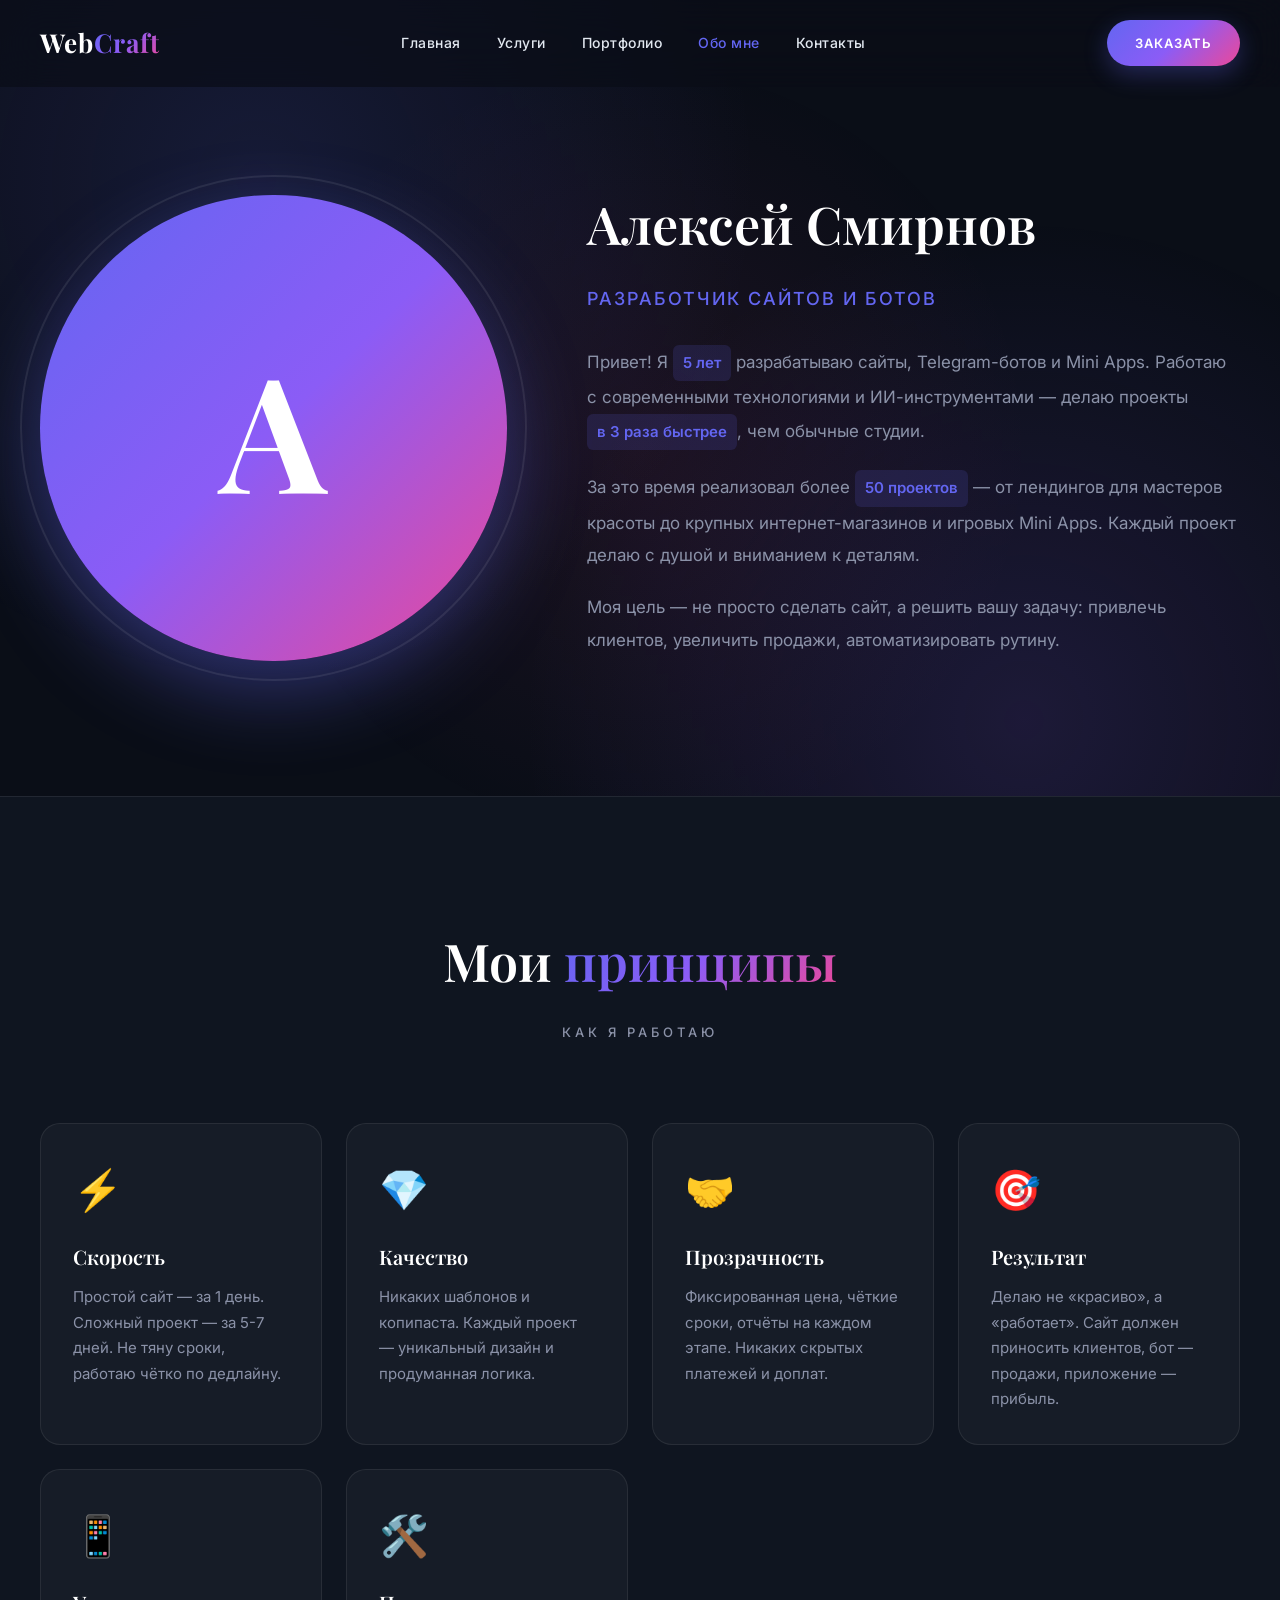
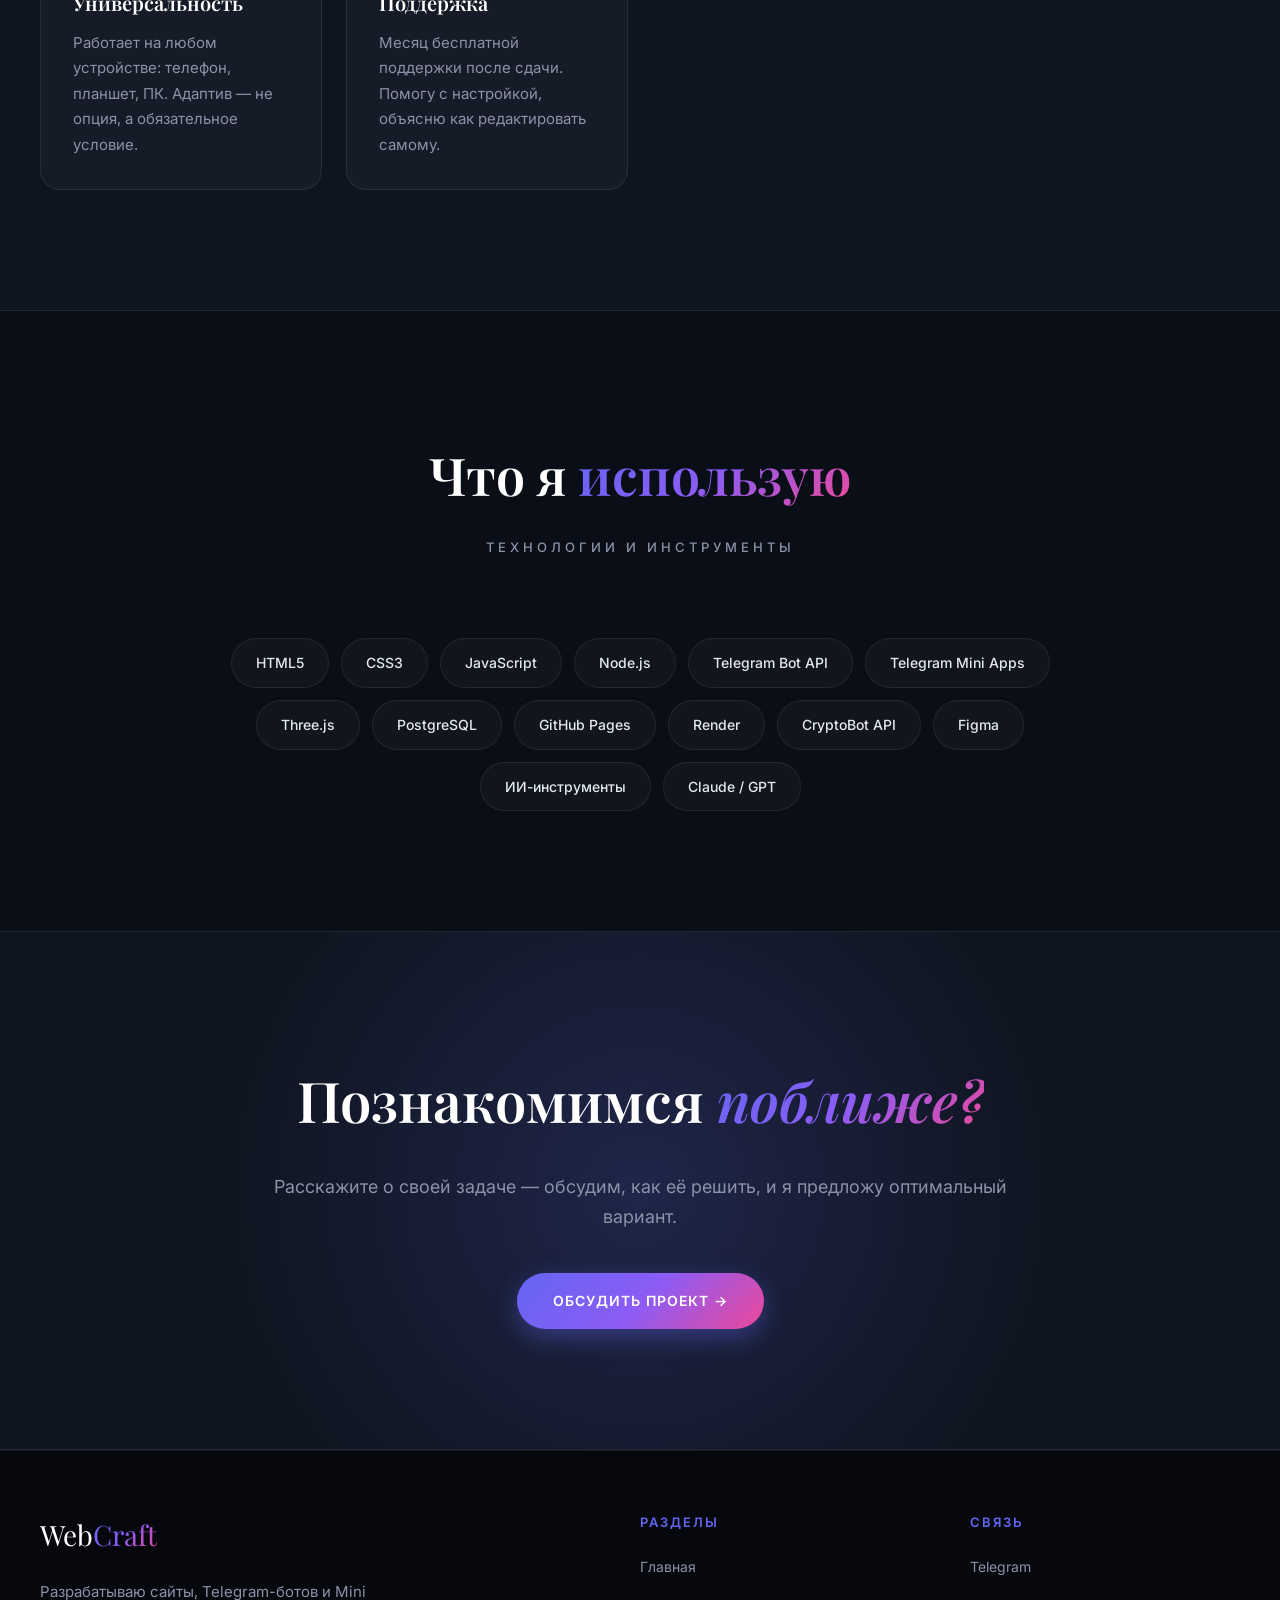
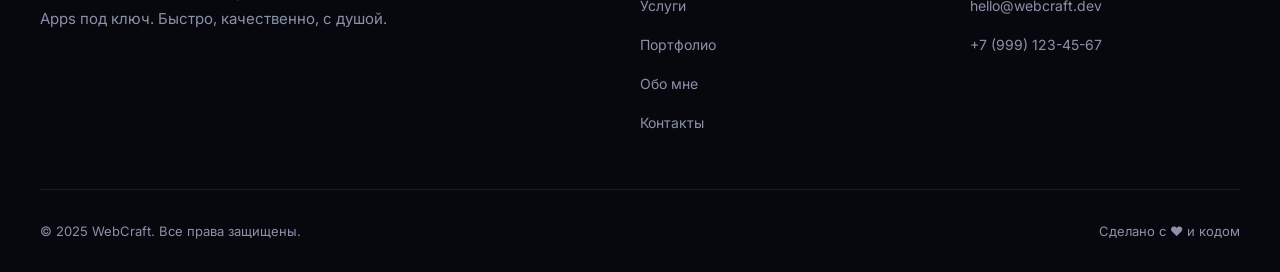
<file: about.html>
<!DOCTYPE html>
<html lang="ru">
<head>
<meta charset="UTF-8">
<meta name="viewport" content="width=device-width, initial-scale=1.0">
<title>Обо мне — Kaliuser</title>
<meta name="description" content="Разработчик сайтов, Telegram-ботов и Mini Apps. Опыт, подход, принципы работы.">
<link rel="canonical" href="https://kaliuser3333.github.io/WebCraft/about.html">
<link rel="preconnect" href="https://fonts.gstatic.com" crossorigin>
<link href="https://fonts.googleapis.com/css2?family=Inter:wght@300;400;500;600;700&family=Playfair+Display:wght@400;600;700&display=swap" rel="stylesheet">
<link rel="stylesheet" href="css/style.css">
<style>
.about-hero {
  display: grid;
  grid-template-columns: 1fr 1.4fr;
  gap: 80px;
  align-items: center;
  max-width: 1300px;
  margin: 0 auto;
}
.about-avatar {
  aspect-ratio: 1;
  border-radius: 50%;
  background: var(--gradient);
  display: flex;
  align-items: center;
  justify-content: center;
  font-family: 'Playfair Display', serif;
  font-size: 160px;
  font-weight: 700;
  color: #fff;
  box-shadow: 0 30px 80px rgba(99,102,241,0.4);
  position: relative;
}
.about-avatar::before {
  content: '';
  position: absolute;
  inset: -20px;
  border-radius: 50%;
  border: 2px solid var(--border);
  animation: pulse 3s infinite;
}
@keyframes pulse {
  0%, 100% { transform: scale(1); opacity: 0.5; }
  50% { transform: scale(1.05); opacity: 0.2; }
}
.about-name {
  font-size: 52px;
  margin-bottom: 16px;
}
.about-role {
  font-size: 18px;
  color: var(--accent);
  letter-spacing: 2px;
  text-transform: uppercase;
  margin-bottom: 30px;
  font-weight: 500;
}
.about-bio {
  font-size: 17px;
  color: var(--text-m);
  line-height: 1.9;
  margin-bottom: 20px;
}
.about-highlight {
  display: inline-block;
  padding: 4px 10px;
  background: rgba(99,102,241,0.15);
  color: var(--accent);
  border-radius: 6px;
  font-weight: 600;
  font-size: 15px;
}

.principles-grid {
  display: grid;
  grid-template-columns: repeat(auto-fit, minmax(260px, 1fr));
  gap: 24px;
}
.principle {
  background: var(--card);
  border: 1px solid var(--border);
  border-radius: 20px;
  padding: 32px;
  transition: 0.3s;
}
.principle:hover {
  transform: translateY(-6px);
  border-color: var(--border-hover);
  box-shadow: 0 20px 50px rgba(99,102,241,0.15);
}
.principle-icon { font-size: 40px; margin-bottom: 16px; }
.principle-name {
  font-size: 20px;
  margin-bottom: 10px;
}
.principle-desc {
  font-size: 15px;
  color: var(--text-m);
  line-height: 1.7;
}

.skills-cloud {
  display: flex;
  flex-wrap: wrap;
  gap: 12px;
  justify-content: center;
  max-width: 900px;
  margin: 0 auto;
}
.skill {
  padding: 12px 24px;
  background: var(--card);
  border: 1px solid var(--border);
  border-radius: 30px;
  font-size: 14px;
  font-weight: 500;
  color: var(--text);
  transition: 0.3s;
}
.skill:hover {
  background: var(--gradient);
  border-color: transparent;
  color: #fff;
  transform: translateY(-3px);
}

@media (max-width: 900px) {
  .about-hero { grid-template-columns: 1fr; gap: 50px; text-align: center; }
  .about-avatar { max-width: 280px; margin: 0 auto; font-size: 120px; }
  .about-name { font-size: 36px; }
}
</style>
</head>
<body data-title="Обо мне — WebCraft">

<!-- НАВИГАЦИЯ -->
<nav class="nav">
  <div class="nav-inner">
    <a href="index.html" class="nav-logo">Web<span>Craft</span></a>
    <div class="nav-links">
      <a href="index.html">Главная</a>
      <a href="services.html">Услуги</a>
      <a href="portfolio.html">Портфолио</a>
      <a href="about.html">Обо мне</a>
      <a href="contacts.html">Контакты</a>
    </div>
    <a href="contacts.html" class="nav-btn">Заказать</a>
    <button class="burger">☰</button>
  </div>
</nav>

<!-- ГЕРОЙ -->
<section class="section" style="padding-top: 180px;">
  <div class="about-hero">
    <div class="about-avatar reveal">A</div>
    <div class="reveal">
      <h1 class="about-name">Алексей Смирнов</h1>
      <div class="about-role">Разработчик сайтов и ботов</div>
      <p class="about-bio">
        Привет! Я <span class="about-highlight">5 лет</span> разрабатываю сайты, Telegram-ботов
        и Mini Apps. Работаю с современными технологиями и ИИ-инструментами —
        делаю проекты <span class="about-highlight">в 3 раза быстрее</span>, чем обычные студии.
      </p>
      <p class="about-bio">
        За это время реализовал более <span class="about-highlight">50 проектов</span> —
        от лендингов для мастеров красоты до крупных интернет-магазинов
        и игровых Mini Apps. Каждый проект делаю с душой и вниманием к деталям.
      </p>
      <p class="about-bio">
        Моя цель — не просто сделать сайт, а решить вашу задачу:
        привлечь клиентов, увеличить продажи, автоматизировать рутину.
      </p>
    </div>
  </div>
</section>

<!-- ПРИНЦИПЫ -->
<section class="section" style="background: var(--bg-alt); border-top: 1px solid var(--border); border-bottom: 1px solid var(--border);">
  <div class="container">
    <div class="section-head reveal">
      <h2 class="section-title">Мои <span class="gradient">принципы</span></h2>
      <p class="section-desc">Как я работаю</p>
    </div>
    <div class="principles-grid">

      <div class="principle reveal">
        <div class="principle-icon">⚡</div>
        <h3 class="principle-name">Скорость</h3>
        <p class="principle-desc">
          Простой сайт — за 1 день. Сложный проект — за 5-7 дней.
          Не тяну сроки, работаю чётко по дедлайну.
        </p>
      </div>

      <div class="principle reveal">
        <div class="principle-icon">💎</div>
        <h3 class="principle-name">Качество</h3>
        <p class="principle-desc">
          Никаких шаблонов и копипаста. Каждый проект —
          уникальный дизайн и продуманная логика.
        </p>
      </div>

      <div class="principle reveal">
        <div class="principle-icon">🤝</div>
        <h3 class="principle-name">Прозрачность</h3>
        <p class="principle-desc">
          Фиксированная цена, чёткие сроки, отчёты на каждом этапе.
          Никаких скрытых платежей и доплат.
        </p>
      </div>

      <div class="principle reveal">
        <div class="principle-icon">🎯</div>
        <h3 class="principle-name">Результат</h3>
        <p class="principle-desc">
          Делаю не «красиво», а «работает». Сайт должен приносить
          клиентов, бот — продажи, приложение — прибыль.
        </p>
      </div>

      <div class="principle reveal">
        <div class="principle-icon">📱</div>
        <h3 class="principle-name">Универсальность</h3>
        <p class="principle-desc">
          Работает на любом устройстве: телефон, планшет, ПК.
          Адаптив — не опция, а обязательное условие.
        </p>
      </div>

      <div class="principle reveal">
        <div class="principle-icon">🛠️</div>
        <h3 class="principle-name">Поддержка</h3>
        <p class="principle-desc">
          Месяц бесплатной поддержки после сдачи. Помогу
          с настройкой, объясню как редактировать самому.
        </p>
      </div>

    </div>
  </div>
</section>

<!-- ТЕХНОЛОГИИ -->
<section class="section">
  <div class="container">
    <div class="section-head reveal">
      <h2 class="section-title">Что я <span class="gradient">использую</span></h2>
      <p class="section-desc">Технологии и инструменты</p>
    </div>
    <div class="skills-cloud reveal">
      <span class="skill">HTML5</span>
      <span class="skill">CSS3</span>
      <span class="skill">JavaScript</span>
      <span class="skill">Node.js</span>
      <span class="skill">Telegram Bot API</span>
      <span class="skill">Telegram Mini Apps</span>
      <span class="skill">Three.js</span>
      <span class="skill">PostgreSQL</span>
      <span class="skill">GitHub Pages</span>
      <span class="skill">Render</span>
      <span class="skill">CryptoBot API</span>
      <span class="skill">Figma</span>
      <span class="skill">ИИ-инструменты</span>
      <span class="skill">Claude / GPT</span>
    </div>
  </div>
</section>

<!-- CTA -->
<section class="cta">
  <div class="cta-inner reveal">
    <h2 class="cta-title">Познакомимся <span class="gradient">поближе?</span></h2>
    <p class="cta-text">
      Расскажите о своей задаче — обсудим, как её решить,
      и я предложу оптимальный вариант.
    </p>
    <a href="contacts.html" class="btn btn-primary">
      Обсудить проект →
    </a>
  </div>
</section>

<!-- ФУТЕР -->
<footer>
  <div class="footer-inner">
    <div>
      <div class="footer-logo">Web<span>Craft</span></div>
      <p class="footer-desc">
        Разрабатываю сайты, Telegram-ботов и Mini Apps под ключ.
        Быстро, качественно, с душой.
      </p>
    </div>
    <div>
      <div class="footer-title">Разделы</div>
      <ul class="footer-links">
        <li><a href="index.html">Главная</a></li>
        <li><a href="services.html">Услуги</a></li>
        <li><a href="portfolio.html">Портфолио</a></li>
        <li><a href="about.html">Обо мне</a></li>
        <li><a href="contacts.html">Контакты</a></li>
      </ul>
    </div>
    <div>
      <div class="footer-title">Связь</div>
      <ul class="footer-links">
        <li><a href="https://t.me/webcraft_dev" target="_blank">Telegram</a></li>
        <li><a href="mailto:hello@webcraft.dev">hello@webcraft.dev</a></li>
        <li><a href="tel:+79991234567">+7 (999) 123-45-67</a></li>
      </ul>
    </div>
  </div>
  <div class="footer-bottom">
    <div>© 2025 WebCraft. Все права защищены.</div>
    <div>Сделано с ❤️ и кодом</div>
  </div>
</footer>

<script src="js/main.js"></script>
</body>
</html>
</file>
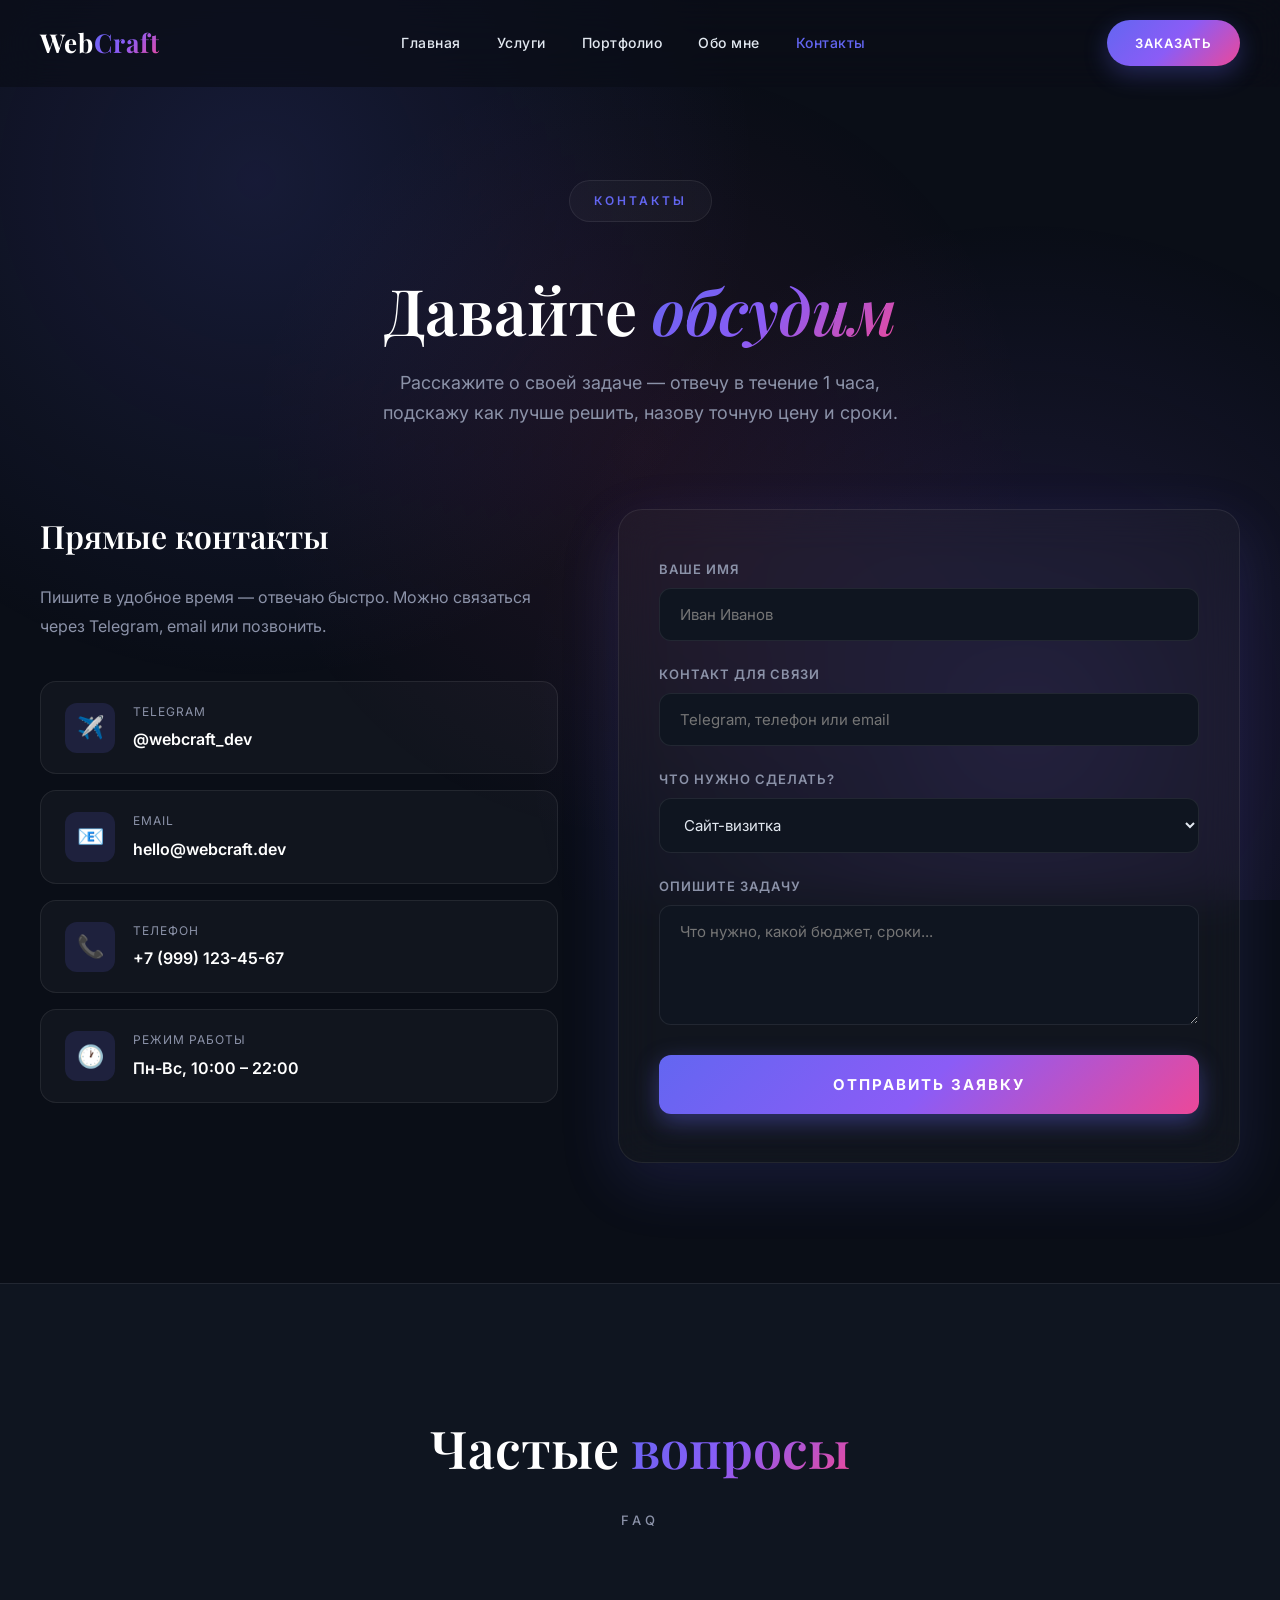
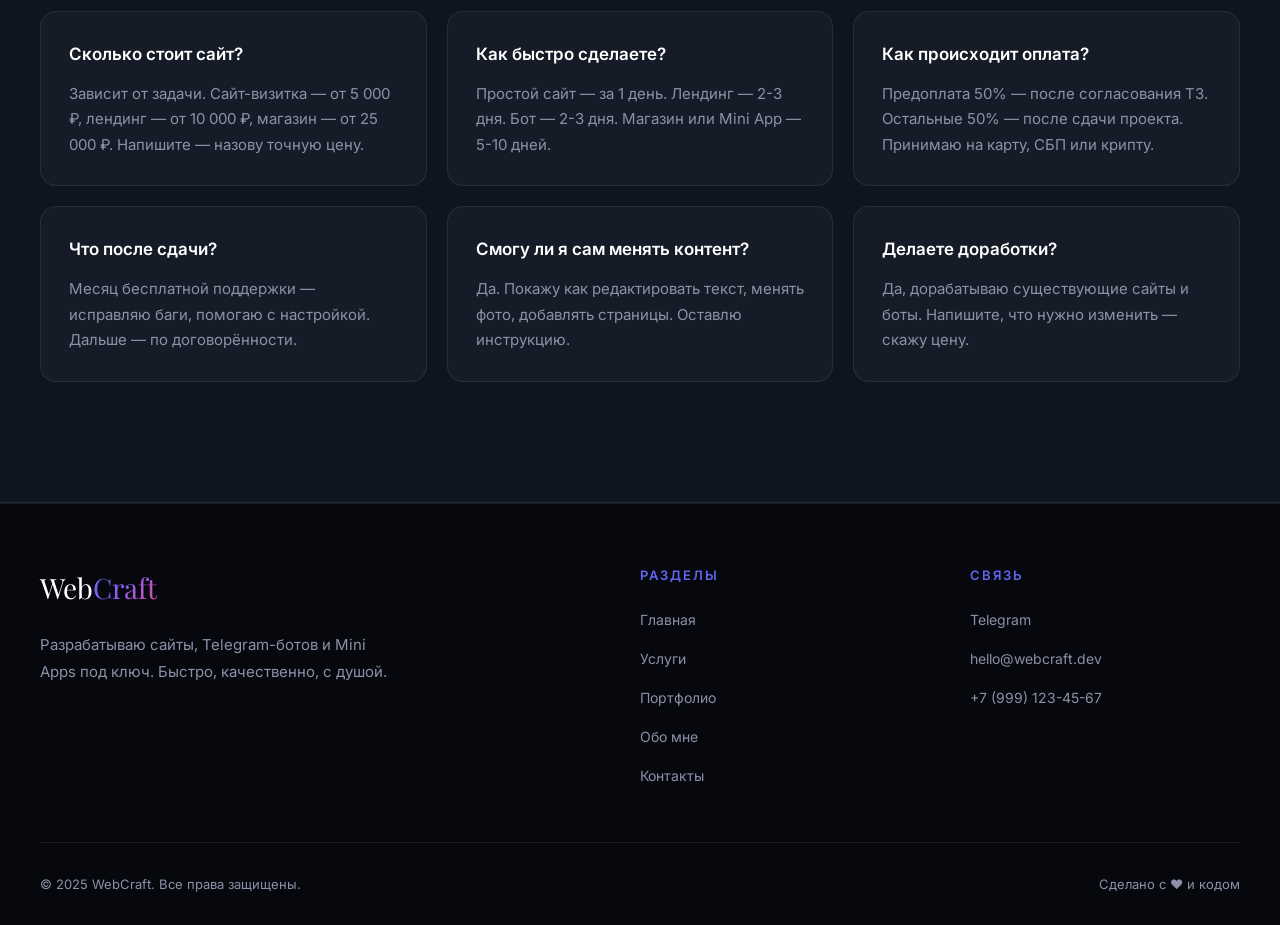
<file: contacts.html>
<!DOCTYPE html>
<html lang="ru">
<head>
<meta charset="UTF-8">
<meta name="viewport" content="width=device-width, initial-scale=1.0">
<title>Контакты — Kaliuser</title>
<meta name="description" content="Свяжитесь со мной для заказа сайта, бота или Mini App. Telegram, email, телефон.">
<link rel="canonical" href="https://kaliuser3333.github.io/WebCraft/contacts.html">
<link rel="preconnect" href="https://fonts.gstatic.com" crossorigin>
<link href="https://fonts.googleapis.com/css2?family=Inter:wght@300;400;500;600;700&family=Playfair+Display:wght@400;600;700&display=swap" rel="stylesheet">
<link rel="stylesheet" href="css/style.css">
<style>
.contact-grid {
  display: grid;
  grid-template-columns: 1fr 1.2fr;
  gap: 60px;
  align-items: start;
}
.contact-info h3 {
  font-size: 32px;
  margin-bottom: 20px;
}
.contact-info p {
  color: var(--text-m);
  font-size: 16px;
  margin-bottom: 40px;
  line-height: 1.8;
}
.contact-list {
  display: flex;
  flex-direction: column;
  gap: 16px;
}
.contact-card {
  display: flex;
  gap: 18px;
  align-items: center;
  padding: 20px 24px;
  background: var(--card);
  border: 1px solid var(--border);
  border-radius: 16px;
  transition: 0.3s;
  text-decoration: none;
  color: var(--text);
}
.contact-card:hover {
  transform: translateX(8px);
  border-color: var(--border-hover);
  background: var(--card-hover);
}
.contact-card-icon {
  width: 50px;
  height: 50px;
  display: flex;
  align-items: center;
  justify-content: center;
  background: rgba(99,102,241,0.15);
  border-radius: 12px;
  font-size: 22px;
  flex-shrink: 0;
}
.contact-card-info { flex: 1; }
.contact-card-label {
  font-size: 12px;
  color: var(--text-m);
  text-transform: uppercase;
  letter-spacing: 1px;
  margin-bottom: 4px;
}
.contact-card-value {
  font-size: 16px;
  font-weight: 600;
  color: var(--text-h);
}

.contact-form {
  background: var(--card);
  backdrop-filter: blur(20px);
  border: 1px solid var(--border);
  border-radius: 24px;
  padding: 48px 40px;
  box-shadow: 0 20px 60px rgba(99,102,241,0.15);
}
.form-group { margin-bottom: 22px; }
.form-label {
  display: block;
  font-size: 13px;
  font-weight: 600;
  color: var(--text-m);
  margin-bottom: 8px;
  text-transform: uppercase;
  letter-spacing: 1px;
}
.form-input, .form-textarea, .form-select {
  width: 100%;
  padding: 16px 20px;
  background: var(--bg-alt);
  border: 1px solid var(--border);
  border-radius: 12px;
  font-family: 'Inter', sans-serif;
  font-size: 15px;
  color: var(--text);
  transition: 0.3s;
}
.form-input:focus, .form-textarea:focus, .form-select:focus {
  outline: none;
  border-color: var(--accent);
  background: var(--bg);
  box-shadow: 0 0 0 4px rgba(99,102,241,0.1);
}
.form-textarea { resize: vertical; min-height: 120px; }
.form-select { cursor: pointer; }
.form-submit {
  width: 100%;
  padding: 20px;
  background: var(--gradient);
  color: #fff;
  border: none;
  border-radius: 12px;
  font-family: 'Inter', sans-serif;
  font-size: 15px;
  font-weight: 700;
  letter-spacing: 2px;
  text-transform: uppercase;
  cursor: pointer;
  transition: 0.3s;
  box-shadow: 0 8px 24px rgba(99,102,241,0.4);
}
.form-submit:hover {
  transform: translateY(-2px);
  box-shadow: 0 16px 40px rgba(99,102,241,0.5);
}
.form-submit:disabled {
  opacity: 0.6;
  cursor: wait;
}

.faq-grid {
  display: grid;
  grid-template-columns: repeat(auto-fit, minmax(320px, 1fr));
  gap: 20px;
}
.faq-item {
  background: var(--card);
  border: 1px solid var(--border);
  border-radius: 16px;
  padding: 28px;
  transition: 0.3s;
}
.faq-item:hover { border-color: var(--border-hover); }
.faq-q {
  font-size: 17px;
  font-weight: 600;
  color: var(--text-h);
  margin-bottom: 12px;
}
.faq-a {
  font-size: 15px;
  color: var(--text-m);
  line-height: 1.7;
}

@media (max-width: 900px) {
  .contact-grid { grid-template-columns: 1fr; gap: 50px; }
  .contact-form { padding: 32px 24px; }
}
</style>
</head>
<body data-title="Контакты — WebCraft">

<!-- НАВИГАЦИЯ -->
<nav class="nav">
  <div class="nav-inner">
    <a href="index.html" class="nav-logo">Web<span>Craft</span></a>
    <div class="nav-links">
      <a href="index.html">Главная</a>
      <a href="services.html">Услуги</a>
      <a href="portfolio.html">Портфолио</a>
      <a href="about.html">Обо мне</a>
      <a href="contacts.html">Контакты</a>
    </div>
    <a href="contacts.html" class="nav-btn">Заказать</a>
    <button class="burger">☰</button>
  </div>
</nav>

<!-- ГЕРОЙ -->
<section class="section" style="padding-top: 180px; padding-bottom: 40px;">
  <div class="container" style="text-align: center; max-width: 800px;">
    <div class="hero-badge reveal" style="display: inline-block;">Контакты</div>
    <h1 class="hero-title reveal" style="font-size: 64px; margin-top: 24px;">
      Давайте <span class="gradient">обсудим</span>
    </h1>
    <p class="hero-text reveal" style="margin: 0 auto;">
      Расскажите о своей задаче — отвечу в течение 1 часа,
      подскажу как лучше решить, назову точную цену и сроки.
    </p>
  </div>
</section>

<!-- ФОРМА + КОНТАКТЫ -->
<section class="section" style="padding-top: 40px;">
  <div class="container">
    <div class="contact-grid">

      <div class="contact-info reveal">
        <h3>Прямые контакты</h3>
        <p>
          Пишите в удобное время — отвечаю быстро.
          Можно связаться через Telegram, email или позвонить.
        </p>
        <div class="contact-list">

          <a href="https://t.me/webcraft_dev" target="_blank" class="contact-card">
            <div class="contact-card-icon">✈️</div>
            <div class="contact-card-info">
              <div class="contact-card-label">Telegram</div>
              <div class="contact-card-value">@webcraft_dev</div>
            </div>
          </a>

          <a href="mailto:hello@webcraft.dev" class="contact-card">
            <div class="contact-card-icon">📧</div>
            <div class="contact-card-info">
              <div class="contact-card-label">Email</div>
              <div class="contact-card-value">hello@webcraft.dev</div>
            </div>
          </a>

          <a href="tel:+79991234567" class="contact-card">
            <div class="contact-card-icon">📞</div>
            <div class="contact-card-info">
              <div class="contact-card-label">Телефон</div>
              <div class="contact-card-value">+7 (999) 123-45-67</div>
            </div>
          </a>

          <div class="contact-card">
            <div class="contact-card-icon">🕐</div>
            <div class="contact-card-info">
              <div class="contact-card-label">Режим работы</div>
              <div class="contact-card-value">Пн-Вс, 10:00 – 22:00</div>
            </div>
          </div>

        </div>
      </div>

      <form class="contact-form reveal" id="contactForm">
        <div class="form-group">
          <label class="form-label">Ваше имя</label>
          <input type="text" class="form-input" name="name" placeholder="Иван Иванов" required>
        </div>
        <div class="form-group">
          <label class="form-label">Контакт для связи</label>
          <input type="text" class="form-input" name="contact" placeholder="Telegram, телефон или email" required>
        </div>
        <div class="form-group">
          <label class="form-label">Что нужно сделать?</label>
          <select class="form-select" name="service">
            <option>Сайт-визитка</option>
            <option>Лендинг</option>
            <option>Интернет-магазин</option>
            <option>Свадебный сайт</option>
            <option>Сайт для мастера</option>
            <option>Сайт для ресторана</option>
            <option>Telegram-бот</option>
            <option>Бот-магазин</option>
            <option>Mini App</option>
            <option>Продвижение</option>
            <option>Другое</option>
          </select>
        </div>
        <div class="form-group">
          <label class="form-label">Опишите задачу</label>
          <textarea class="form-textarea" name="message" placeholder="Что нужно, какой бюджет, сроки..."></textarea>
        </div>
        <button type="submit" class="form-submit">Отправить заявку</button>
      </form>

    </div>
  </div>
</section>

<!-- FAQ -->
<section class="section" style="background: var(--bg-alt); border-top: 1px solid var(--border); border-bottom: 1px solid var(--border);">
  <div class="container">
    <div class="section-head reveal">
      <h2 class="section-title">Частые <span class="gradient">вопросы</span></h2>
      <p class="section-desc">FAQ</p>
    </div>
    <div class="faq-grid">

      <div class="faq-item reveal">
        <div class="faq-q">Сколько стоит сайт?</div>
        <div class="faq-a">Зависит от задачи. Сайт-визитка — от 5 000 ₽, лендинг — от 10 000 ₽, магазин — от 25 000 ₽. Напишите — назову точную цену.</div>
      </div>

      <div class="faq-item reveal">
        <div class="faq-q">Как быстро сделаете?</div>
        <div class="faq-a">Простой сайт — за 1 день. Лендинг — 2-3 дня. Бот — 2-3 дня. Магазин или Mini App — 5-10 дней.</div>
      </div>

      <div class="faq-item reveal">
        <div class="faq-q">Как происходит оплата?</div>
        <div class="faq-a">Предоплата 50% — после согласования ТЗ. Остальные 50% — после сдачи проекта. Принимаю на карту, СБП или крипту.</div>
      </div>

      <div class="faq-item reveal">
        <div class="faq-q">Что после сдачи?</div>
        <div class="faq-a">Месяц бесплатной поддержки — исправляю баги, помогаю с настройкой. Дальше — по договорённости.</div>
      </div>

      <div class="faq-item reveal">
        <div class="faq-q">Смогу ли я сам менять контент?</div>
        <div class="faq-a">Да. Покажу как редактировать текст, менять фото, добавлять страницы. Оставлю инструкцию.</div>
      </div>

      <div class="faq-item reveal">
        <div class="faq-q">Делаете доработки?</div>
        <div class="faq-a">Да, дорабатываю существующие сайты и боты. Напишите, что нужно изменить — скажу цену.</div>
      </div>

    </div>
  </div>
</section>

<!-- ФУТЕР -->
<footer>
  <div class="footer-inner">
    <div>
      <div class="footer-logo">Web<span>Craft</span></div>
      <p class="footer-desc">
        Разрабатываю сайты, Telegram-ботов и Mini Apps под ключ.
        Быстро, качественно, с душой.
      </p>
    </div>
    <div>
      <div class="footer-title">Разделы</div>
      <ul class="footer-links">
        <li><a href="index.html">Главная</a></li>
        <li><a href="services.html">Услуги</a></li>
        <li><a href="portfolio.html">Портфолио</a></li>
        <li><a href="about.html">Обо мне</a></li>
        <li><a href="contacts.html">Контакты</a></li>
      </ul>
    </div>
    <div>
      <div class="footer-title">Связь</div>
      <ul class="footer-links">
        <li><a href="https://t.me/webcraft_dev" target="_blank">Telegram</a></li>
        <li><a href="mailto:hello@webcraft.dev">hello@webcraft.dev</a></li>
        <li><a href="tel:+79991234567">+7 (999) 123-45-67</a></li>
      </ul>
    </div>
  </div>
  <div class="footer-bottom">
    <div>© 2025 WebCraft. Все права защищены.</div>
    <div>Сделано с ❤️ и кодом</div>
  </div>
</footer>

<script src="js/main.js"></script>
</body>
</html>
</file>
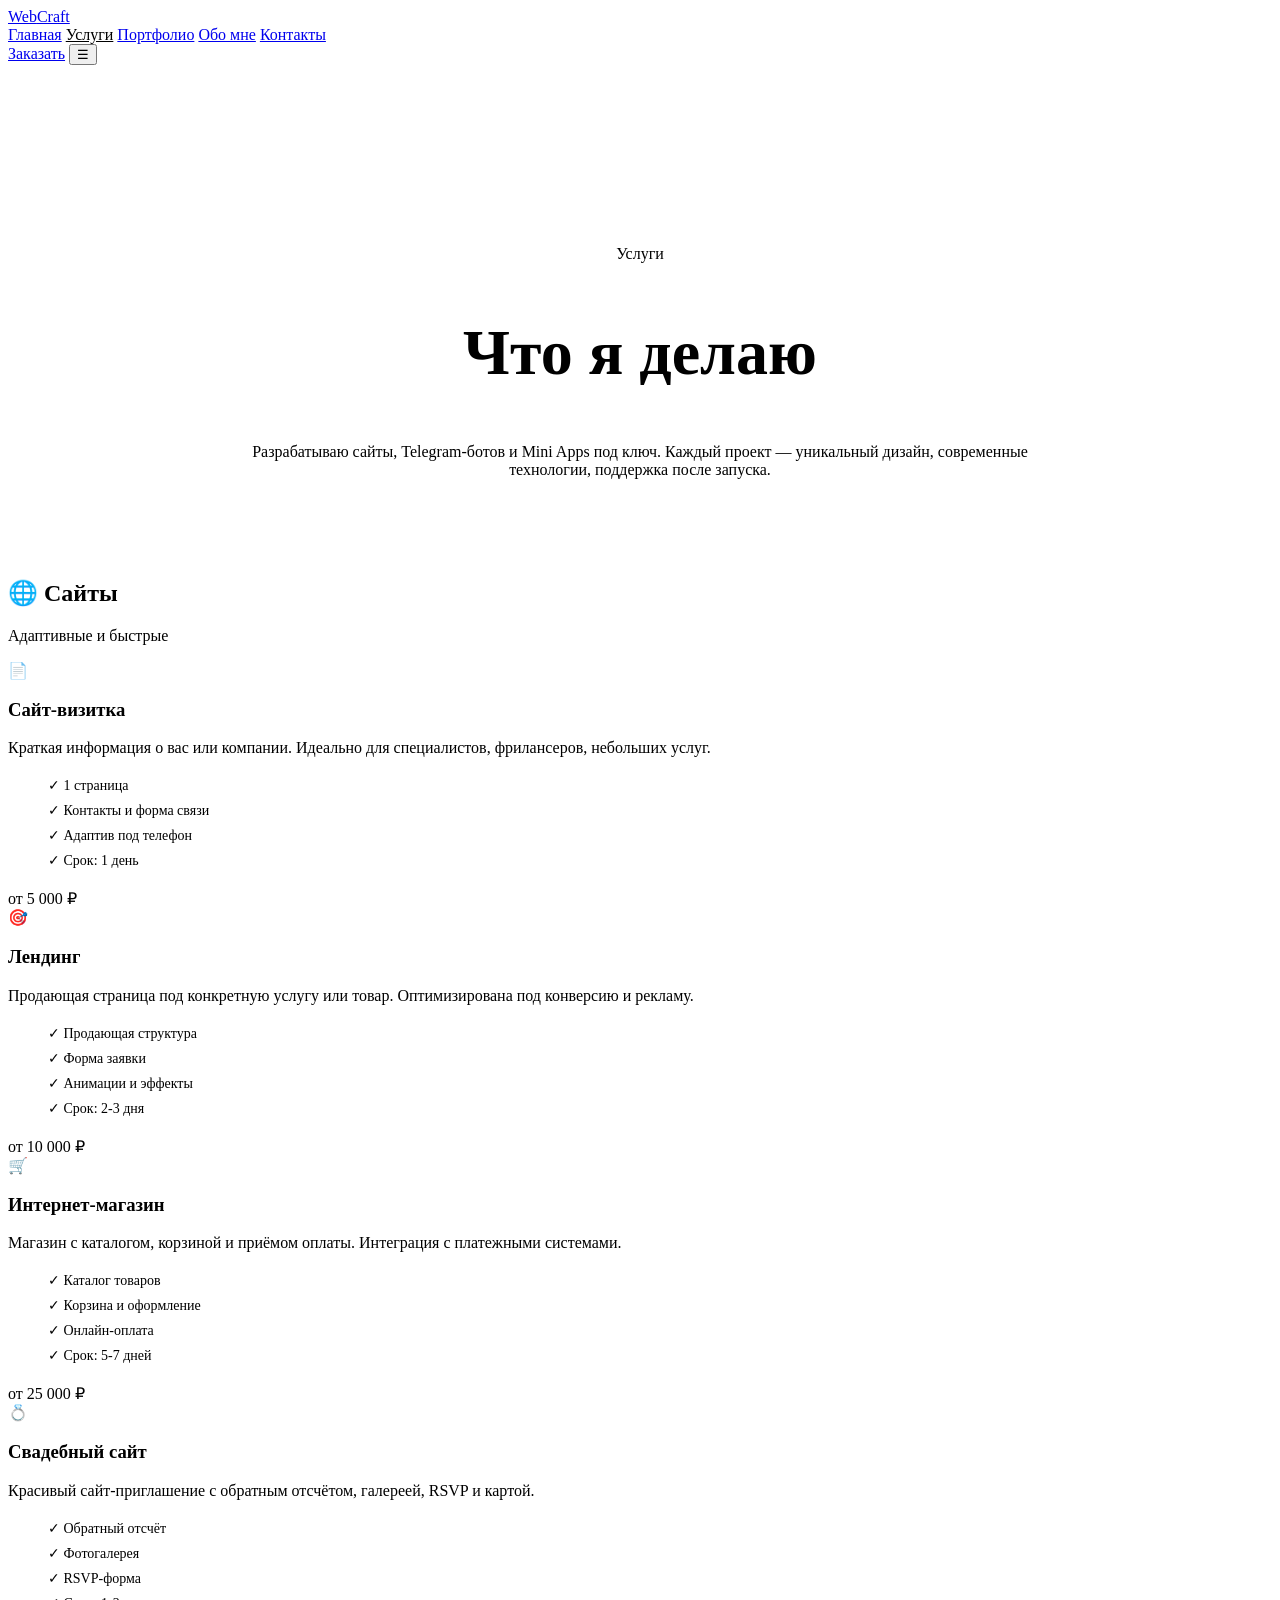
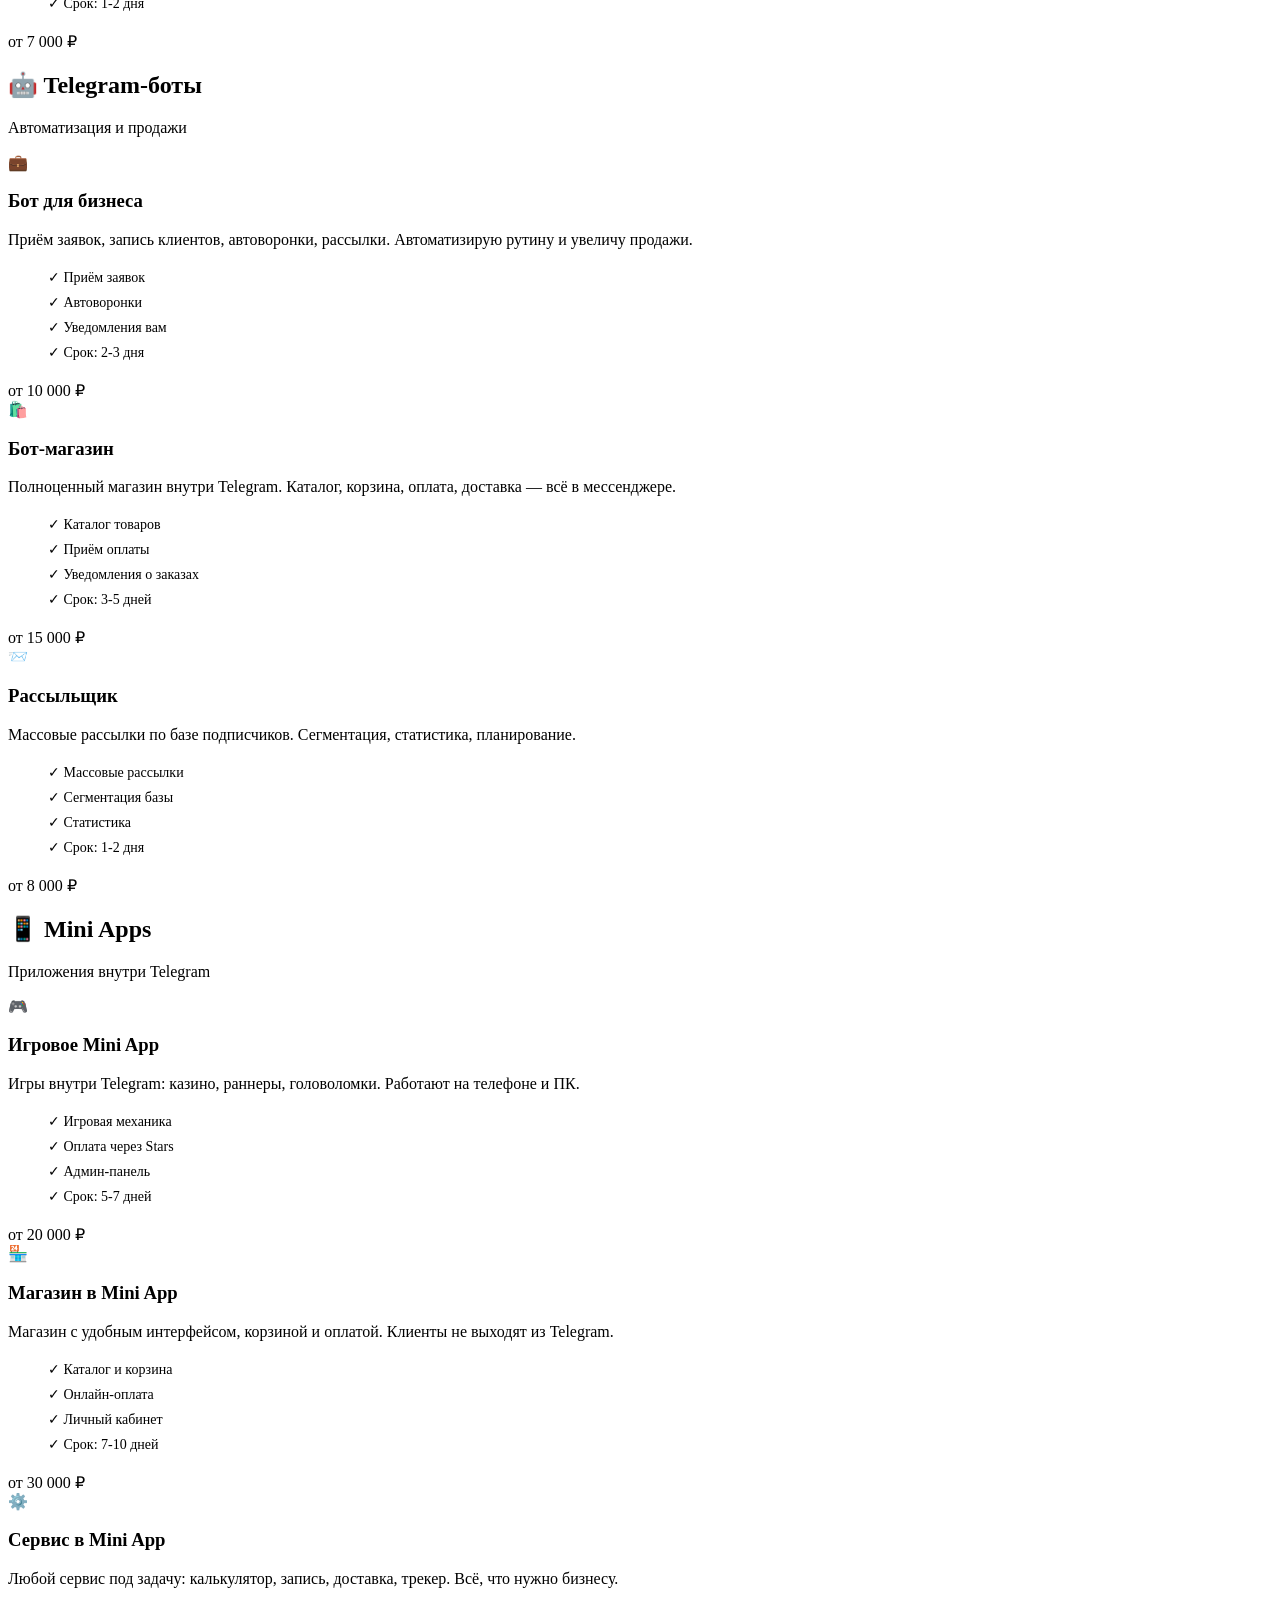
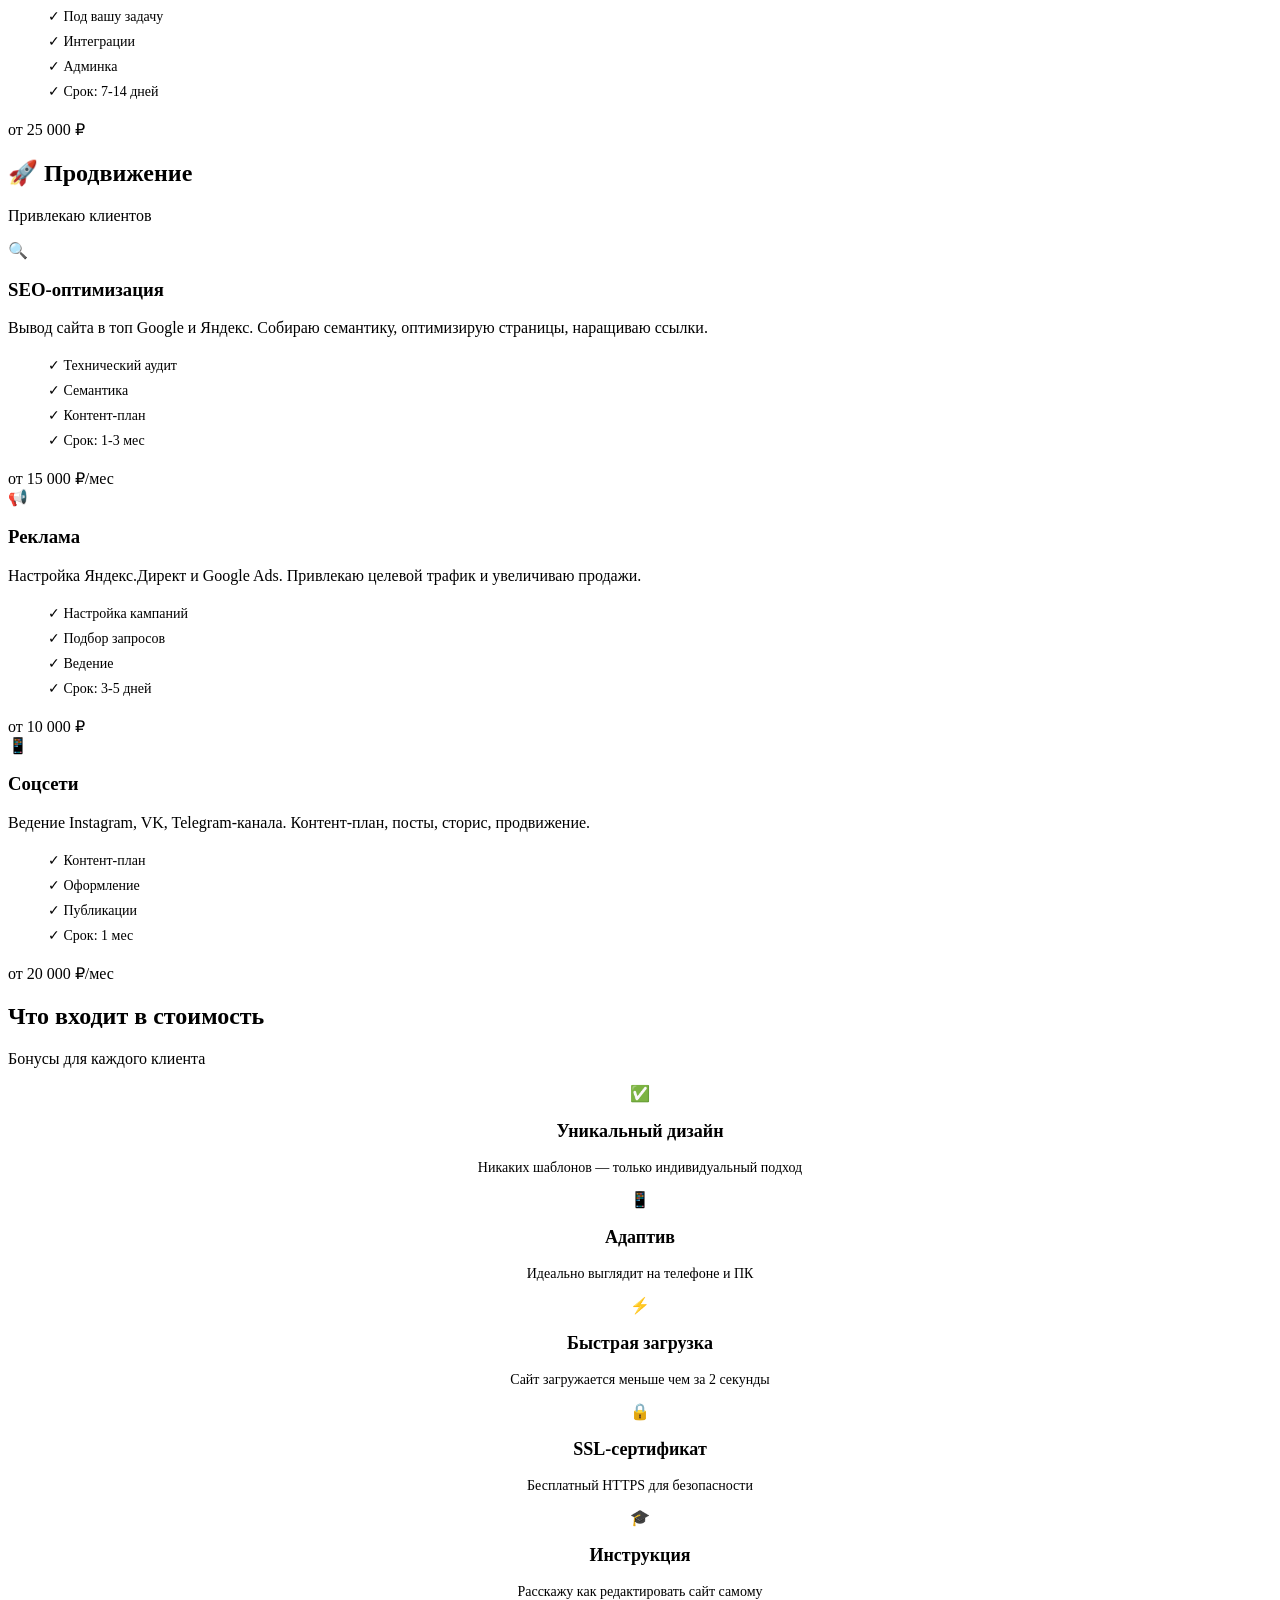
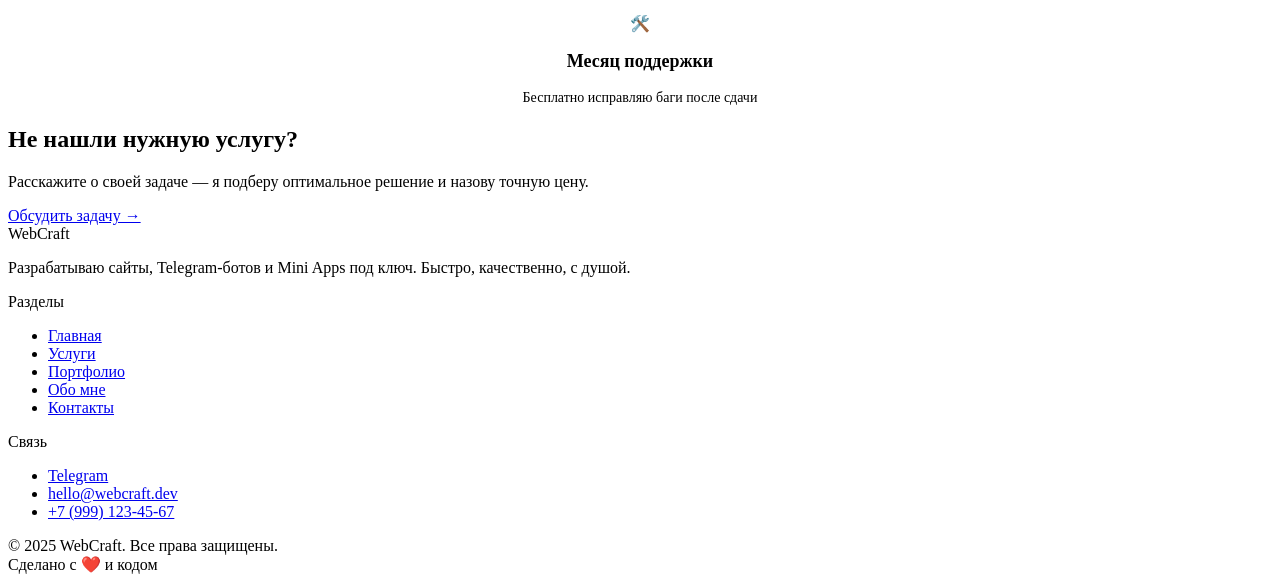
<file: services.html>
<!DOCTYPE html>
<html lang="ru">
<head>
<title>Услуги и цены — Kaliuser</title>
<meta name="description" content="Разработка сайтов, Telegram-ботов, Mini Apps и продвижение под ключ. Цены и сроки.">
<link rel="canonical" href="https://kaliuser3333.github.io/WebCraft/services.html">
<body data-title="Услуги и цены — WebCraft">

<!-- НАВИГАЦИЯ -->
<nav class="nav">
  <div class="nav-inner">
    <a href="index.html" class="nav-logo">Web<span>Craft</span></a>
    <div class="nav-links">
      <a href="index.html">Главная</a>
      <a href="services.html">Услуги</a>
      <a href="portfolio.html">Портфолио</a>
      <a href="about.html">Обо мне</a>
      <a href="contacts.html">Контакты</a>
    </div>
    <a href="contacts.html" class="nav-btn">Заказать</a>
    <button class="burger">☰</button>
  </div>
</nav>

<!-- ГЕРОЙ -->
<section class="hero" style="min-height: auto; padding: 180px 40px 80px;">
  <div class="hero-inner" style="grid-template-columns: 1fr; text-align: center;">
    <div class="hero-content" style="max-width: 800px; margin: 0 auto;">
      <div class="hero-badge">Услуги</div>
      <h1 class="hero-title" style="font-size: 64px;">
        Что я <span class="gradient">делаю</span>
      </h1>
      <p class="hero-text" style="margin: 0 auto;">
        Разрабатываю сайты, Telegram-ботов и Mini Apps под ключ.
        Каждый проект — уникальный дизайн, современные технологии, поддержка после запуска.
      </p>
    </div>
  </div>
</section>

<!-- САЙТЫ -->
<section class="section" id="sites">
  <div class="container">
    <div class="section-head reveal">
      <h2 class="section-title">🌐 <span class="gradient">Сайты</span></h2>
      <p class="section-desc">Адаптивные и быстрые</p>
    </div>

    <div class="services-grid">

      <div class="service-card reveal">
        <div class="service-icon">📄</div>
        <h3 class="service-name">Сайт-визитка</h3>
        <p class="service-desc">
          Краткая информация о вас или компании. Идеально для специалистов,
          фрилансеров, небольших услуг.
        </p>
        <ul style="list-style: none; margin: 20px 0; color: var(--text-m); font-size: 14px;">
          <li style="margin-bottom: 8px;">✓ 1 страница</li>
          <li style="margin-bottom: 8px;">✓ Контакты и форма связи</li>
          <li style="margin-bottom: 8px;">✓ Адаптив под телефон</li>
          <li style="margin-bottom: 8px;">✓ Срок: 1 день</li>
        </ul>
        <div class="service-price">от 5 000 ₽</div>
      </div>

      <div class="service-card reveal">
        <div class="service-icon">🎯</div>
        <h3 class="service-name">Лендинг</h3>
        <p class="service-desc">
          Продающая страница под конкретную услугу или товар.
          Оптимизирована под конверсию и рекламу.
        </p>
        <ul style="list-style: none; margin: 20px 0; color: var(--text-m); font-size: 14px;">
          <li style="margin-bottom: 8px;">✓ Продающая структура</li>
          <li style="margin-bottom: 8px;">✓ Форма заявки</li>
          <li style="margin-bottom: 8px;">✓ Анимации и эффекты</li>
          <li style="margin-bottom: 8px;">✓ Срок: 2-3 дня</li>
        </ul>
        <div class="service-price">от 10 000 ₽</div>
      </div>

      <div class="service-card reveal">
        <div class="service-icon">🛒</div>
        <h3 class="service-name">Интернет-магазин</h3>
        <p class="service-desc">
          Магазин с каталогом, корзиной и приёмом оплаты.
          Интеграция с платежными системами.
        </p>
        <ul style="list-style: none; margin: 20px 0; color: var(--text-m); font-size: 14px;">
          <li style="margin-bottom: 8px;">✓ Каталог товаров</li>
          <li style="margin-bottom: 8px;">✓ Корзина и оформление</li>
          <li style="margin-bottom: 8px;">✓ Онлайн-оплата</li>
          <li style="margin-bottom: 8px;">✓ Срок: 5-7 дней</li>
        </ul>
        <div class="service-price">от 25 000 ₽</div>
      </div>

      <div class="service-card reveal">
        <div class="service-icon">💍</div>
        <h3 class="service-name">Свадебный сайт</h3>
        <p class="service-desc">
          Красивый сайт-приглашение с обратным отсчётом,
          галереей, RSVP и картой.
        </p>
        <ul style="list-style: none; margin: 20px 0; color: var(--text-m); font-size: 14px;">
          <li style="margin-bottom: 8px;">✓ Обратный отсчёт</li>
          <li style="margin-bottom: 8px;">✓ Фотогалерея</li>
          <li style="margin-bottom: 8px;">✓ RSVP-форма</li>
          <li style="margin-bottom: 8px;">✓ Срок: 1-2 дня</li>
        </ul>
        <div class="service-price">от 7 000 ₽</div>
      </div>

    </div>
  </div>
</section>

<!-- БОТЫ -->
<section class="section" style="background: var(--bg-alt); border-top: 1px solid var(--border); border-bottom: 1px solid var(--border);" id="bots">
  <div class="container">
    <div class="section-head reveal">
      <h2 class="section-title">🤖 <span class="gradient">Telegram-боты</span></h2>
      <p class="section-desc">Автоматизация и продажи</p>
    </div>

    <div class="services-grid">

      <div class="service-card reveal">
        <div class="service-icon">💼</div>
        <h3 class="service-name">Бот для бизнеса</h3>
        <p class="service-desc">
          Приём заявок, запись клиентов, автоворонки, рассылки.
          Автоматизирую рутину и увеличу продажи.
        </p>
        <ul style="list-style: none; margin: 20px 0; color: var(--text-m); font-size: 14px;">
          <li style="margin-bottom: 8px;">✓ Приём заявок</li>
          <li style="margin-bottom: 8px;">✓ Автоворонки</li>
          <li style="margin-bottom: 8px;">✓ Уведомления вам</li>
          <li style="margin-bottom: 8px;">✓ Срок: 2-3 дня</li>
        </ul>
        <div class="service-price">от 10 000 ₽</div>
      </div>

      <div class="service-card reveal">
        <div class="service-icon">🛍️</div>
        <h3 class="service-name">Бот-магазин</h3>
        <p class="service-desc">
          Полноценный магазин внутри Telegram. Каталог, корзина,
          оплата, доставка — всё в мессенджере.
        </p>
        <ul style="list-style: none; margin: 20px 0; color: var(--text-m); font-size: 14px;">
          <li style="margin-bottom: 8px;">✓ Каталог товаров</li>
          <li style="margin-bottom: 8px;">✓ Приём оплаты</li>
          <li style="margin-bottom: 8px;">✓ Уведомления о заказах</li>
          <li style="margin-bottom: 8px;">✓ Срок: 3-5 дней</li>
        </ul>
        <div class="service-price">от 15 000 ₽</div>
      </div>

      <div class="service-card reveal">
        <div class="service-icon">📨</div>
        <h3 class="service-name">Рассыльщик</h3>
        <p class="service-desc">
          Массовые рассылки по базе подписчиков. Сегментация,
          статистика, планирование.
        </p>
        <ul style="list-style: none; margin: 20px 0; color: var(--text-m); font-size: 14px;">
          <li style="margin-bottom: 8px;">✓ Массовые рассылки</li>
          <li style="margin-bottom: 8px;">✓ Сегментация базы</li>
          <li style="margin-bottom: 8px;">✓ Статистика</li>
          <li style="margin-bottom: 8px;">✓ Срок: 1-2 дня</li>
        </ul>
        <div class="service-price">от 8 000 ₽</div>
      </div>

    </div>
  </div>
</section>

<!-- MINI APPS -->
<section class="section" id="miniapps">
  <div class="container">
    <div class="section-head reveal">
      <h2 class="section-title">📱 <span class="gradient">Mini Apps</span></h2>
      <p class="section-desc">Приложения внутри Telegram</p>
    </div>

    <div class="services-grid">

      <div class="service-card reveal">
        <div class="service-icon">🎮</div>
        <h3 class="service-name">Игровое Mini App</h3>
        <p class="service-desc">
          Игры внутри Telegram: казино, раннеры, головоломки.
          Работают на телефоне и ПК.
        </p>
        <ul style="list-style: none; margin: 20px 0; color: var(--text-m); font-size: 14px;">
          <li style="margin-bottom: 8px;">✓ Игровая механика</li>
          <li style="margin-bottom: 8px;">✓ Оплата через Stars</li>
          <li style="margin-bottom: 8px;">✓ Админ-панель</li>
          <li style="margin-bottom: 8px;">✓ Срок: 5-7 дней</li>
        </ul>
        <div class="service-price">от 20 000 ₽</div>
      </div>

      <div class="service-card reveal">
        <div class="service-icon">🏪</div>
        <h3 class="service-name">Магазин в Mini App</h3>
        <p class="service-desc">
          Магазин с удобным интерфейсом, корзиной и оплатой.
          Клиенты не выходят из Telegram.
        </p>
        <ul style="list-style: none; margin: 20px 0; color: var(--text-m); font-size: 14px;">
          <li style="margin-bottom: 8px;">✓ Каталог и корзина</li>
          <li style="margin-bottom: 8px;">✓ Онлайн-оплата</li>
          <li style="margin-bottom: 8px;">✓ Личный кабинет</li>
          <li style="margin-bottom: 8px;">✓ Срок: 7-10 дней</li>
        </ul>
        <div class="service-price">от 30 000 ₽</div>
      </div>

      <div class="service-card reveal">
        <div class="service-icon">⚙️</div>
        <h3 class="service-name">Сервис в Mini App</h3>
        <p class="service-desc">
          Любой сервис под задачу: калькулятор, запись, доставка,
          трекер. Всё, что нужно бизнесу.
        </p>
        <ul style="list-style: none; margin: 20px 0; color: var(--text-m); font-size: 14px;">
          <li style="margin-bottom: 8px;">✓ Под вашу задачу</li>
          <li style="margin-bottom: 8px;">✓ Интеграции</li>
          <li style="margin-bottom: 8px;">✓ Админка</li>
          <li style="margin-bottom: 8px;">✓ Срок: 7-14 дней</li>
        </ul>
        <div class="service-price">от 25 000 ₽</div>
      </div>

    </div>
  </div>
</section>

<!-- ПРОДВИЖЕНИЕ -->
<section class="section" style="background: var(--bg-alt); border-top: 1px solid var(--border); border-bottom: 1px solid var(--border);" id="promo">
  <div class="container">
    <div class="section-head reveal">
      <h2 class="section-title">🚀 <span class="gradient">Продвижение</span></h2>
      <p class="section-desc">Привлекаю клиентов</p>
    </div>

    <div class="services-grid">

      <div class="service-card reveal">
        <div class="service-icon">🔍</div>
        <h3 class="service-name">SEO-оптимизация</h3>
        <p class="service-desc">
          Вывод сайта в топ Google и Яндекс. Собираю семантику,
          оптимизирую страницы, наращиваю ссылки.
        </p>
        <ul style="list-style: none; margin: 20px 0; color: var(--text-m); font-size: 14px;">
          <li style="margin-bottom: 8px;">✓ Технический аудит</li>
          <li style="margin-bottom: 8px;">✓ Семантика</li>
          <li style="margin-bottom: 8px;">✓ Контент-план</li>
          <li style="margin-bottom: 8px;">✓ Срок: 1-3 мес</li>
        </ul>
        <div class="service-price">от 15 000 ₽/мес</div>
      </div>

      <div class="service-card reveal">
        <div class="service-icon">📢</div>
        <h3 class="service-name">Реклама</h3>
        <p class="service-desc">
          Настройка Яндекс.Директ и Google Ads. Привлекаю
          целевой трафик и увеличиваю продажи.
        </p>
        <ul style="list-style: none; margin: 20px 0; color: var(--text-m); font-size: 14px;">
          <li style="margin-bottom: 8px;">✓ Настройка кампаний</li>
          <li style="margin-bottom: 8px;">✓ Подбор запросов</li>
          <li style="margin-bottom: 8px;">✓ Ведение</li>
          <li style="margin-bottom: 8px;">✓ Срок: 3-5 дней</li>
        </ul>
        <div class="service-price">от 10 000 ₽</div>
      </div>

      <div class="service-card reveal">
        <div class="service-icon">📱</div>
        <h3 class="service-name">Соцсети</h3>
        <p class="service-desc">
          Ведение Instagram, VK, Telegram-канала. Контент-план,
          посты, сторис, продвижение.
        </p>
        <ul style="list-style: none; margin: 20px 0; color: var(--text-m); font-size: 14px;">
          <li style="margin-bottom: 8px;">✓ Контент-план</li>
          <li style="margin-bottom: 8px;">✓ Оформление</li>
          <li style="margin-bottom: 8px;">✓ Публикации</li>
          <li style="margin-bottom: 8px;">✓ Срок: 1 мес</li>
        </ul>
        <div class="service-price">от 20 000 ₽/мес</div>
      </div>

    </div>
  </div>
</section>

<!-- ЧТО ВХОДИТ -->
<section class="section">
  <div class="container">
    <div class="section-head reveal">
      <h2 class="section-title">Что <span class="gradient">входит</span> в стоимость</h2>
      <p class="section-desc">Бонусы для каждого клиента</p>
    </div>
    <div class="services-grid" style="grid-template-columns: repeat(auto-fit, minmax(240px, 1fr));">

      <div class="service-card reveal" style="text-align: center;">
        <div class="service-icon">✅</div>
        <h3 class="service-name" style="font-size: 18px;">Уникальный дизайн</h3>
        <p class="service-desc" style="min-height: auto; font-size: 14px;">Никаких шаблонов — только индивидуальный подход</p>
      </div>

      <div class="service-card reveal" style="text-align: center;">
        <div class="service-icon">📱</div>
        <h3 class="service-name" style="font-size: 18px;">Адаптив</h3>
        <p class="service-desc" style="min-height: auto; font-size: 14px;">Идеально выглядит на телефоне и ПК</p>
      </div>

      <div class="service-card reveal" style="text-align: center;">
        <div class="service-icon">⚡</div>
        <h3 class="service-name" style="font-size: 18px;">Быстрая загрузка</h3>
        <p class="service-desc" style="min-height: auto; font-size: 14px;">Сайт загружается меньше чем за 2 секунды</p>
      </div>

      <div class="service-card reveal" style="text-align: center;">
        <div class="service-icon">🔒</div>
        <h3 class="service-name" style="font-size: 18px;">SSL-сертификат</h3>
        <p class="service-desc" style="min-height: auto; font-size: 14px;">Бесплатный HTTPS для безопасности</p>
      </div>

      <div class="service-card reveal" style="text-align: center;">
        <div class="service-icon">🎓</div>
        <h3 class="service-name" style="font-size: 18px;">Инструкция</h3>
        <p class="service-desc" style="min-height: auto; font-size: 14px;">Расскажу как редактировать сайт самому</p>
      </div>

      <div class="service-card reveal" style="text-align: center;">
        <div class="service-icon">🛠️</div>
        <h3 class="service-name" style="font-size: 18px;">Месяц поддержки</h3>
        <p class="service-desc" style="min-height: auto; font-size: 14px;">Бесплатно исправляю баги после сдачи</p>
      </div>

    </div>
  </div>
</section>

<!-- CTA -->
<section class="cta">
  <div class="cta-inner reveal">
    <h2 class="cta-title">Не нашли <span class="gradient">нужную услугу?</span></h2>
    <p class="cta-text">
      Расскажите о своей задаче — я подберу оптимальное решение
      и назову точную цену.
    </p>
    <a href="contacts.html" class="btn btn-primary">
      Обсудить задачу →
    </a>
  </div>
</section>

<!-- ФУТЕР -->
<footer>
  <div class="footer-inner">
    <div>
      <div class="footer-logo">Web<span>Craft</span></div>
      <p class="footer-desc">
        Разрабатываю сайты, Telegram-ботов и Mini Apps под ключ.
        Быстро, качественно, с душой.
      </p>
    </div>
    <div>
      <div class="footer-title">Разделы</div>
      <ul class="footer-links">
        <li><a href="index.html">Главная</a></li>
        <li><a href="services.html">Услуги</a></li>
        <li><a href="portfolio.html">Портфолио</a></li>
        <li><a href="about.html">Обо мне</a></li>
        <li><a href="contacts.html">Контакты</a></li>
      </ul>
    </div>
    <div>
      <div class="footer-title">Связь</div>
      <ul class="footer-links">
        <li><a href="https://t.me/webcraft_dev" target="_blank">Telegram</a></li>
        <li><a href="mailto:hello@webcraft.dev">hello@webcraft.dev</a></li>
        <li><a href="tel:+79991234567">+7 (999) 123-45-67</a></li>
      </ul>
    </div>
  </div>
  <div class="footer-bottom">
    <div>© 2025 WebCraft. Все права защищены.</div>
    <div>Сделано с ❤️ и кодом</div>
  </div>
</footer>

<script src="js/main.js"></script>
</body>
</html>
</file>
<file: css/style.css>
/* ============ ОБЩИЕ СТИЛИ ============ */
:root {
  --bg: #0a0e17;
  --bg-alt: #0f1520;
  --card: rgba(255, 255, 255, 0.03);
  --card-hover: rgba(255, 255, 255, 0.06);
  --border: rgba(255, 255, 255, 0.08);
  --border-hover: rgba(99, 102, 241, 0.4);
  --text: #e2e8f0;
  --text-h: #ffffff;
  --text-m: #8b92a8;
  --accent: #6366f1;
  --accent-2: #8b5cf6;
  --green: #10b981;
  --gradient: linear-gradient(135deg, #6366f1 0%, #8b5cf6 50%, #ec4899 100%);
}
* { margin: 0; padding: 0; box-sizing: border-box; }
html { scroll-behavior: smooth; }
body {
  font-family: 'Inter', sans-serif;
  background: var(--bg);
  color: var(--text);
  line-height: 1.7;
  overflow-x: hidden;
  min-height: 100vh;
}
h1, h2, h3, h4 { font-family: 'Playfair Display', serif; font-weight: 600; color: var(--text-h); }
a { color: var(--accent); text-decoration: none; transition: 0.3s; }
a:hover { color: var(--accent-2); }

/* Фоновое свечение */
body::before {
  content: '';
  position: fixed;
  inset: 0;
  background:
    radial-gradient(circle at 20% 20%, rgba(99,102,241,0.15) 0%, transparent 40%),
    radial-gradient(circle at 80% 80%, rgba(139,92,246,0.15) 0%, transparent 40%),
    radial-gradient(circle at 50% 50%, rgba(236,72,153,0.08) 0%, transparent 50%);
  z-index: -1;
  animation: bgFloat 20s ease-in-out infinite;
}
@keyframes bgFloat {
  0%, 100% { transform: translate(0, 0) scale(1); }
  50% { transform: translate(-3%, -3%) scale(1.05); }
}

/* ============ НАВИГАЦИЯ ============ */
.nav {
  position: fixed;
  top: 0; left: 0; right: 0;
  z-index: 100;
  padding: 20px 40px;
  background: rgba(10, 14, 23, 0.7);
  backdrop-filter: blur(20px);
  border-bottom: 1px solid transparent;
  transition: 0.3s;
}
.nav.scrolled {
  padding: 14px 40px;
  border-bottom-color: var(--border);
}
.nav-inner {
  max-width: 1300px;
  margin: 0 auto;
  display: flex;
  align-items: center;
  justify-content: space-between;
}
.nav-logo {
  font-family: 'Playfair Display', serif;
  font-size: 26px;
  font-weight: 700;
  color: var(--text-h);
  letter-spacing: 1px;
}
.nav-logo span {
  background: var(--gradient);
  -webkit-background-clip: text;
  -webkit-text-fill-color: transparent;
  background-clip: text;
}
.nav-links { display: flex; gap: 36px; }
.nav-links a {
  color: var(--text);
  font-size: 14px;
  font-weight: 500;
  letter-spacing: 0.5px;
  position: relative;
  text-decoration: none;
}
.nav-links a::after {
  content: '';
  position: absolute;
  bottom: -6px; left: 0;
  width: 0; height: 2px;
  background: var(--gradient);
  transition: 0.3s;
}
.nav-links a:hover { color: var(--text-h); }
.nav-links a:hover::after { width: 100%; }
.nav-btn {
  padding: 12px 28px;
  background: var(--gradient);
  color: #fff;
  border-radius: 30px;
  font-size: 13px;
  font-weight: 600;
  letter-spacing: 1px;
  text-transform: uppercase;
  transition: 0.3s;
  box-shadow: 0 8px 24px rgba(99,102,241,0.3);
}
.nav-btn:hover {
  transform: translateY(-2px);
  box-shadow: 0 12px 32px rgba(99,102,241,0.5);
  color: #fff;
}

/* Мобильное меню */
.burger {
  display: none;
  width: 40px; height: 40px;
  background: var(--card);
  border: 1px solid var(--border);
  border-radius: 10px;
  cursor: pointer;
  color: var(--text-h);
  font-size: 20px;
}

/* ============ ГЕРОЙ ============ */
.hero {
  min-height: 100vh;
  display: flex;
  align-items: center;
  padding: 140px 40px 80px;
  position: relative;
}
.hero-inner {
  max-width: 1300px;
  margin: 0 auto;
  width: 100%;
  display: grid;
  grid-template-columns: 1.2fr 1fr;
  gap: 80px;
  align-items: center;
}
.hero-badge {
  display: inline-block;
  padding: 10px 24px;
  background: var(--card);
  border: 1px solid var(--border);
  border-radius: 30px;
  font-size: 12px;
  letter-spacing: 3px;
  text-transform: uppercase;
  color: var(--accent);
  margin-bottom: 30px;
  font-weight: 600;
}
.hero-title {
  font-size: 72px;
  line-height: 1.05;
  margin-bottom: 24px;
}
.hero-title .gradient {
  background: var(--gradient);
  -webkit-background-clip: text;
  -webkit-text-fill-color: transparent;
  background-clip: text;
  font-style: italic;
}
.hero-text {
  font-size: 18px;
  color: var(--text-m);
  margin-bottom: 40px;
  max-width: 540px;
}
.hero-btns { display: flex; gap: 16px; flex-wrap: wrap; }
.btn {
  display: inline-flex;
  align-items: center;
  gap: 10px;
  padding: 16px 36px;
  border-radius: 50px;
  font-size: 14px;
  font-weight: 600;
  letter-spacing: 1px;
  text-transform: uppercase;
  transition: 0.3s;
  border: none;
  cursor: pointer;
  font-family: 'Inter', sans-serif;
  text-decoration: none;
}
.btn-primary {
  background: var(--gradient);
  color: #fff;
  box-shadow: 0 8px 24px rgba(99,102,241,0.4);
}
.btn-primary:hover {
  transform: translateY(-3px);
  box-shadow: 0 16px 40px rgba(99,102,241,0.6);
  color: #fff;
}
.btn-outline {
  background: var(--card);
  color: var(--text-h);
  border: 1px solid var(--border);
}
.btn-outline:hover {
  border-color: var(--accent);
  color: var(--accent);
}

/* Карточка с аватаром */
.hero-visual {
  position: relative;
  aspect-ratio: 1;
  display: flex;
  align-items: center;
  justify-content: center;
}
.hero-avatar {
  width: 80%;
  aspect-ratio: 1;
  border-radius: 50%;
  background: var(--gradient);
  display: flex;
  align-items: center;
  justify-content: center;
  font-size: 120px;
  font-weight: 900;
  font-family: 'Playfair Display', serif;
  color: #fff;
  box-shadow: 0 30px 80px rgba(99,102,241,0.4);
  position: relative;
  z-index: 2;
  animation: float 6s ease-in-out infinite;
}
@keyframes float {
  0%, 100% { transform: translateY(0); }
  50% { transform: translateY(-20px); }
}
.hero-avatar::before {
  content: '';
  position: absolute;
  inset: -20px;
  border-radius: 50%;
  border: 2px solid var(--border);
  animation: pulse 3s infinite;
}
@keyframes pulse {
  0%, 100% { transform: scale(1); opacity: 0.5; }
  50% { transform: scale(1.1); opacity: 0.2; }
}

/* ============ СЕКЦИИ ============ */
section.section { padding: 120px 40px; }
.container { max-width: 1300px; margin: 0 auto; }
.section-head { text-align: center; margin-bottom: 80px; }
.section-title {
  font-size: 52px;
  margin-bottom: 16px;
}
.section-title .gradient {
  background: var(--gradient);
  -webkit-background-clip: text;
  -webkit-text-fill-color: transparent;
  background-clip: text;
}
.section-desc {
  font-size: 13px;
  letter-spacing: 4px;
  text-transform: uppercase;
  color: var(--text-m);
  font-weight: 500;
}

/* ============ УСЛУГИ ============ */
.services-grid {
  display: grid;
  grid-template-columns: repeat(auto-fit, minmax(280px, 1fr));
  gap: 24px;
}
.service-card {
  background: var(--card);
  backdrop-filter: blur(20px);
  border: 1px solid var(--border);
  border-radius: 24px;
  padding: 40px 32px;
  transition: 0.3s;
  position: relative;
  overflow: hidden;
}
.service-card:hover {
  transform: translateY(-8px);
  background: var(--card-hover);
  border-color: var(--border-hover);
  box-shadow: 0 20px 60px rgba(99,102,241,0.2);
}
.service-icon {
  font-size: 48px;
  margin-bottom: 24px;
  display: block;
}
.service-name {
  font-size: 24px;
  margin-bottom: 12px;
}
.service-desc {
  font-size: 15px;
  color: var(--text-m);
  margin-bottom: 24px;
  min-height: 60px;
}
.service-price {
  font-family: 'Playfair Display', serif;
  font-size: 28px;
  font-weight: 700;
  background: var(--gradient);
  -webkit-background-clip: text;
  -webkit-text-fill-color: transparent;
  background-clip: text;
}

/* ============ ПОРТФОЛИО ============ */
.portfolio-grid {
  display: grid;
  grid-template-columns: repeat(auto-fit, minmax(340px, 1fr));
  gap: 32px;
}
.portfolio-card {
  background: var(--card);
  border: 1px solid var(--border);
  border-radius: 24px;
  overflow: hidden;
  transition: 0.3s;
  cursor: pointer;
}
.portfolio-card:hover {
  transform: translateY(-8px);
  border-color: var(--border-hover);
  box-shadow: 0 30px 80px rgba(99,102,241,0.3);
}
.portfolio-image {
  aspect-ratio: 16/10;
  background: var(--bg-alt);
  position: relative;
  overflow: hidden;
}
.portfolio-image img {
  width: 100%;
  height: 100%;
  object-fit: cover;
  transition: 0.5s;
}
.portfolio-card:hover .portfolio-image img {
  transform: scale(1.05);
}
.portfolio-info { padding: 28px 32px; }
.portfolio-tag {
  display: inline-block;
  padding: 6px 14px;
  background: rgba(99,102,241,0.15);
  color: var(--accent);
  border-radius: 20px;
  font-size: 12px;
  font-weight: 600;
  letter-spacing: 1px;
  text-transform: uppercase;
  margin-bottom: 12px;
}
.portfolio-name {
  font-size: 24px;
  margin-bottom: 8px;
}
.portfolio-desc {
  font-size: 15px;
  color: var(--text-m);
  margin-bottom: 20px;
}
.portfolio-link {
  font-size: 14px;
  font-weight: 600;
  color: var(--accent);
  display: inline-flex;
  align-items: center;
  gap: 8px;
}

/* ============ CTA ============ */
.cta {
  padding: 120px 40px;
  text-align: center;
  background: var(--bg-alt);
  border-top: 1px solid var(--border);
  border-bottom: 1px solid var(--border);
  position: relative;
  overflow: hidden;
}
.cta::before {
  content: '';
  position: absolute;
  inset: 0;
  background: radial-gradient(circle at 50% 50%, rgba(99,102,241,0.2) 0%, transparent 60%);
}
.cta-inner { position: relative; z-index: 2; max-width: 800px; margin: 0 auto; }
.cta-title {
  font-size: 56px;
  margin-bottom: 24px;
}
.cta-title .gradient {
  background: var(--gradient);
  -webkit-background-clip: text;
  -webkit-text-fill-color: transparent;
  background-clip: text;
  font-style: italic;
}
.cta-text {
  font-size: 18px;
  color: var(--text-m);
  margin-bottom: 40px;
}

/* ============ ФУТЕР ============ */
footer {
  padding: 60px 40px 30px;
  background: #06080e;
  border-top: 1px solid var(--border);
}
.footer-inner {
  max-width: 1300px;
  margin: 0 auto;
  display: grid;
  grid-template-columns: 2fr 1fr 1fr;
  gap: 60px;
  margin-bottom: 40px;
}
.footer-logo {
  font-family: 'Playfair Display', serif;
  font-size: 28px;
  margin-bottom: 20px;
  color: var(--text-h);
}
.footer-logo span {
  background: var(--gradient);
  -webkit-background-clip: text;
  -webkit-text-fill-color: transparent;
  background-clip: text;
}
.footer-desc {
  color: var(--text-m);
  font-size: 15px;
  max-width: 360px;
  line-height: 1.8;
}
.footer-title {
  font-size: 13px;
  font-weight: 600;
  letter-spacing: 2px;
  text-transform: uppercase;
  color: var(--accent);
  margin-bottom: 20px;
}
.footer-links { list-style: none; }
.footer-links li { margin-bottom: 12px; }
.footer-links a {
  color: var(--text-m);
  font-size: 14px;
  text-decoration: none;
}
.footer-links a:hover { color: var(--accent); }
.footer-bottom {
  max-width: 1300px;
  margin: 0 auto;
  padding-top: 30px;
  border-top: 1px solid var(--border);
  display: flex;
  justify-content: space-between;
  color: var(--text-m);
  font-size: 13px;
  flex-wrap: wrap;
  gap: 16px;
}

/* ============ АНИМАЦИИ ============ */
.reveal {
  opacity: 0;
  transform: translateY(40px);
  transition: opacity 0.8s ease, transform 0.8s ease;
}
.reveal.visible {
  opacity: 1;
  transform: translateY(0);
}

/* ============ МОБИЛЬНАЯ ВЕРСИЯ ============ */
@media (max-width: 900px) {
  .nav { padding: 16px 20px; }
  .nav.scrolled { padding: 12px 20px; }
  .nav-links { display: none; }
  .nav-links.open {
    display: flex;
    flex-direction: column;
    position: absolute;
    top: 100%;
    left: 0;
    right: 0;
    background: rgba(10,14,23,0.98);
    padding: 30px;
    gap: 20px;
    border-bottom: 1px solid var(--border);
  }
  .burger { display: flex; align-items: center; justify-content: center; }
  .nav-btn { display: none; }

  .hero { padding: 120px 20px 60px; }
  .hero-inner { grid-template-columns: 1fr; gap: 40px; }
  .hero-title { font-size: 44px; }
  .hero-text { font-size: 16px; }
  .hero-visual { max-width: 300px; margin: 0 auto; }
  .hero-avatar { font-size: 80px; }

  section.section { padding: 80px 20px; }
  .section-title { font-size: 36px; }
  .cta { padding: 80px 20px; }
  .cta-title { font-size: 36px; }

  .footer-inner { grid-template-columns: 1fr; gap: 40px; }
  .footer-bottom { justify-content: center; text-align: center; }
}
</style>
</head>
<body>
</file>
